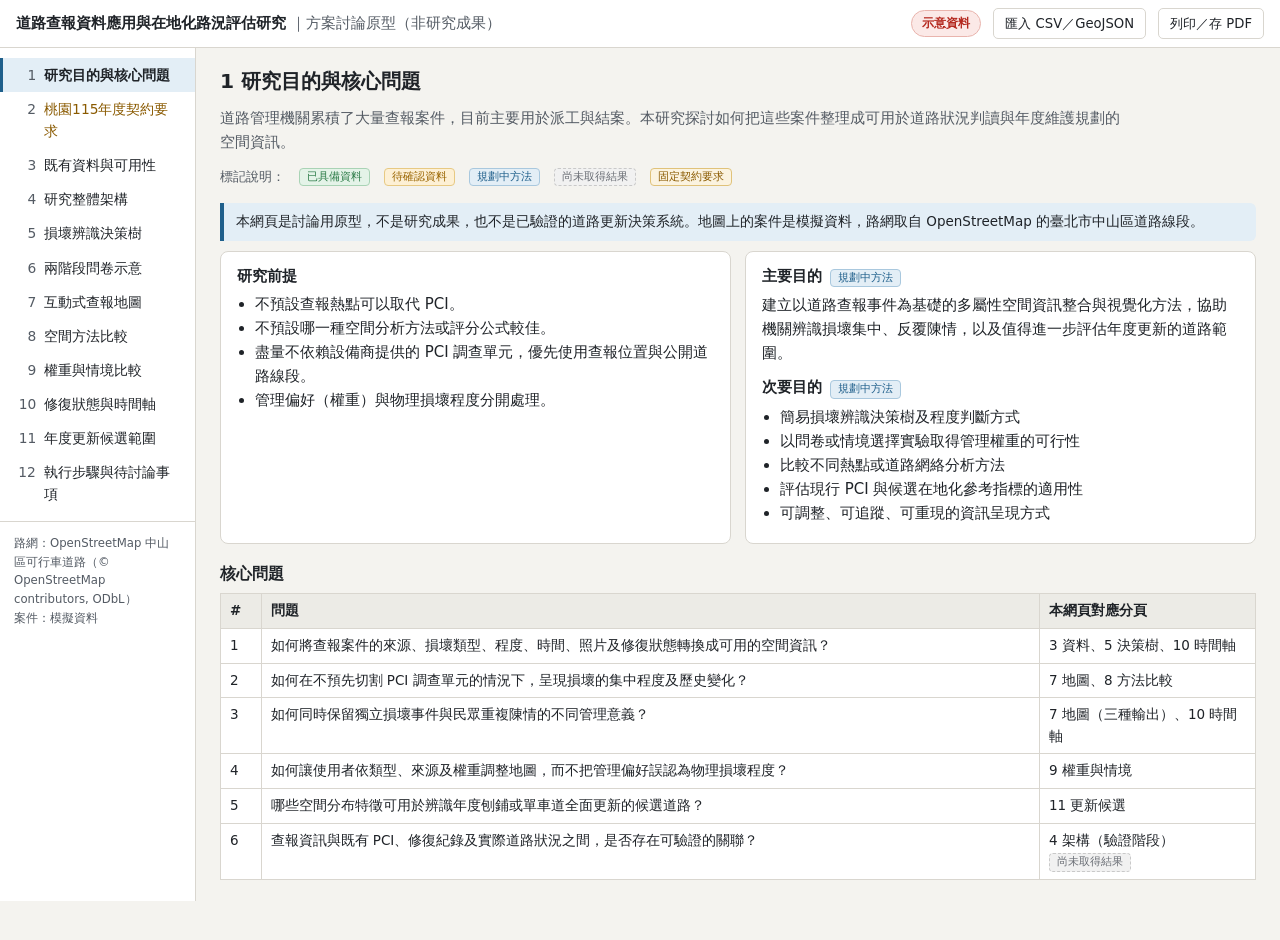
<file: index.html>
<!doctype html>
<html lang="zh-Hant">
<head>
<meta charset="utf-8">
<meta name="viewport" content="width=device-width, initial-scale=1">
<title>道路查報方案討論</title>
<link rel="stylesheet" href="css/style.css">
</head>
<body>
<header class="top">
  <h1>道路查報資料應用與在地化路況評估研究 <span>｜方案討論原型（非研究成果）</span></h1>
  <span id="prov" class="prov sim">示意資料</span>
  <button id="btnImport" class="noprint">匯入 CSV／GeoJSON</button>
  <button id="btnPrint" class="noprint">列印／存 PDF</button>
</header>
<div class="layout">
  <nav class="side" id="nav"></nav>
  <main id="main"></main>
</div>

<dialog id="dlgImport">
  <h3 style="margin-top:0">匯入查報資料</h3>
  <p class="muted">檔案只在瀏覽器內讀取，不會上傳。支援 UTF-8 編碼的 CSV（第一列為欄名）或 GeoJSON（Point）。匯入後畫面上的所有統計都改用匯入資料，示意資料可隨時切回。</p>
  <input type="file" id="impFile" accept=".csv,.geojson,.json">
  <div id="impMap"></div>
  <div style="display:flex;gap:8px;justify-content:flex-end;margin-top:12px">
    <button id="impSim">切回示意資料</button>
    <button id="impCancel">取消</button>
    <button id="impGo" class="primary" disabled>匯入</button>
  </div>
</dialog>

<script src="js/roads.js"></script>
<script src="js/core.js"></script>
<script src="js/mapview.js"></script>
<script src="js/content.js"></script>
<script src="js/app.js"></script>
</body>
</html>
</file>
<file: css/style.css>
:root {
  --bg: #f4f3ef; --panel: #ffffff; --ink: #1f2328; --ink2: #545b64; --line: #d9d6cf; --soft: #ecebe6;
  --accent: #1f5f8b; --accent-soft: #e3eef6;
  --contract: #8a5a00; --contract-bg: #fbf3e0; --contract-line: #e0c27a;
  --have: #2f7d4a; --have-bg: #e4f3e8; --pend: #9a6500; --pend-bg: #fdf0d5;
  --plan: #1f5f8b; --plan-bg: #e3eef6; --none: #6b6f76; --none-bg: #f1f1f1;
  --warn: #b4281e; --warn-bg: #fbe9e7;
  --map-bg: #f7f6f2; --map-road: #b3aea2;
  font-family: "Noto Sans TC", "Microsoft JhengHei", "PingFang TC", system-ui, sans-serif;
  font-size: 15px; color: var(--ink);
}
* { box-sizing: border-box; }
body { margin: 0; background: var(--bg); color: var(--ink); line-height: 1.6; }
a { color: var(--accent); }
h1, h2, h3, h4 { line-height: 1.35; margin: 0 0 .5em; }
h2 { font-size: 1.35rem; }
h3 { font-size: 1.08rem; margin-top: 1.2em; }
p { margin: .4em 0 .8em; }
small, .muted { color: var(--ink2); }
code { background: var(--soft); padding: 0 .3em; border-radius: 3px; font-size: .9em; }

/* ---------- 版面 ---------- */
header.top { position: sticky; top: 0; z-index: 20; display: flex; align-items: center; gap: 12px; padding: 8px 16px; background: var(--panel); border-bottom: 1px solid var(--line); }
header.top h1 { font-size: 1.02rem; margin: 0; flex: 1; font-weight: 600; }
header.top h1 span { color: var(--ink2); font-weight: 400; }
.prov { font-size: .82rem; font-weight: 600; padding: 3px 10px; border-radius: 999px; border: 1px solid; white-space: nowrap; }
.prov.sim { color: var(--warn); background: var(--warn-bg); border-color: #e9b4ad; }
.prov.import { color: var(--pend); background: var(--pend-bg); border-color: #e7c983; }
.layout { display: grid; grid-template-columns: 196px 1fr; min-height: calc(100vh - 47px); }
nav.side { border-right: 1px solid var(--line); background: var(--panel); padding: 10px 0; position: sticky; top: 47px; height: calc(100vh - 47px); overflow: auto; }
nav.side a { display: flex; gap: 8px; padding: 6px 14px; color: var(--ink); text-decoration: none; font-size: .92rem; border-left: 3px solid transparent; }
nav.side a b { color: var(--ink2); font-weight: 500; width: 1.4em; text-align: right; }
nav.side a:hover { background: var(--soft); }
nav.side a.on { background: var(--accent-soft); border-left-color: var(--accent); font-weight: 600; }
nav.side a.contract-link { color: var(--contract); }
nav.side .navfoot { padding: 12px 14px; font-size: .78rem; color: var(--ink2); border-top: 1px solid var(--line); margin-top: 10px; }
main { padding: 20px 24px 60px; min-width: 0; }
.page { max-width: 1240px; }
.page.wide { max-width: none; }
.lead { font-size: 1.02rem; color: var(--ink2); max-width: 900px; }

/* ---------- 標記 ---------- */
.tag { display: inline-block; font-size: .74rem; line-height: 1.5; padding: 0 7px; border-radius: 4px; border: 1px solid; white-space: nowrap; vertical-align: 1px; font-weight: 500; }
.t-have { color: var(--have); background: var(--have-bg); border-color: #a9d3b5; }
.t-pend { color: var(--pend); background: var(--pend-bg); border-color: #e7c983; }
.t-plan { color: var(--plan); background: var(--plan-bg); border-color: #a9c8de; }
.t-none { color: var(--none); background: var(--none-bg); border-color: #c9c9c9; border-style: dashed; }
.t-fixed { color: var(--contract); background: var(--contract-bg); border-color: var(--contract-line); }
.legendbar { display: flex; flex-wrap: wrap; gap: 8px 14px; align-items: center; font-size: .85rem; color: var(--ink2); margin: 6px 0 16px; }

/* ---------- 卡片、表格 ---------- */
.cards { display: grid; grid-template-columns: repeat(auto-fill, minmax(280px, 1fr)); gap: 12px; }
.card { background: var(--panel); border: 1px solid var(--line); border-radius: 8px; padding: 14px 16px; }
.card h4 { margin: 0 0 6px; font-size: 1rem; display: flex; gap: 8px; align-items: baseline; flex-wrap: wrap; }
.card ul { margin: 4px 0; padding-left: 1.2em; }
.card.note { background: var(--soft); }
table.t { border-collapse: collapse; width: 100%; background: var(--panel); font-size: .9rem; }
table.t th, table.t td { border: 1px solid var(--line); padding: 6px 9px; text-align: left; vertical-align: top; }
table.t th { background: var(--soft); font-weight: 600; }
table.t td.num, table.t th.num { text-align: right; font-variant-numeric: tabular-nums; }
.tablewrap { overflow-x: auto; }
.callout { border-left: 4px solid var(--warn); background: var(--warn-bg); padding: 8px 12px; border-radius: 0 6px 6px 0; font-size: .9rem; margin: 10px 0; }
.callout.info { border-color: var(--accent); background: var(--accent-soft); }

/* ---------- 契約 ---------- */
.contract { border: 2px solid var(--contract-line); background: var(--contract-bg); border-radius: 8px; padding: 16px 20px; }
.contract .lock { color: var(--contract); font-weight: 700; font-size: .85rem; letter-spacing: .05em; }
.contract blockquote { margin: 10px 0 0; padding: 12px 16px; background: #fffdf7; border: 1px solid var(--contract-line); border-radius: 6px; font-family: "Noto Serif TC", "PMingLiU", serif; font-size: 1rem; line-height: 1.9; user-select: text; }
table.t tr.fixed td:first-child { background: var(--contract-bg); color: var(--contract); font-weight: 600; }

/* ---------- 控制項 ---------- */
button, .btn { font: inherit; font-size: .88rem; padding: 4px 11px; border: 1px solid var(--line); background: var(--panel); color: var(--ink); border-radius: 5px; cursor: pointer; }
button:hover { border-color: var(--accent); }
button.on { background: var(--accent); color: #fff; border-color: var(--accent); }
button.primary { background: var(--accent); color: #fff; border-color: var(--accent); }
select, input[type=number] { font: inherit; font-size: .88rem; padding: 2px 5px; border: 1px solid var(--line); border-radius: 4px; background: var(--panel); color: var(--ink); }
.seg { display: inline-flex; flex-wrap: wrap; gap: 4px; }
.ctrl { background: var(--panel); border: 1px solid var(--line); border-radius: 8px; padding: 10px 12px; font-size: .88rem; overflow-y: auto; overflow-x: hidden; }
.ctrl fieldset { border: 0; border-top: 1px solid var(--soft); margin: 0; padding: 8px 0 6px; }
.ctrl fieldset:first-child { border-top: 0; padding-top: 0; }
.ctrl legend { font-weight: 600; font-size: .85rem; padding: 0; margin-bottom: 4px; }
.ctrl label { display: inline-flex; align-items: center; gap: 3px; margin: 1px 8px 1px 0; }
.ctrl label.block { display: flex; }
.ctrl .row { display: flex; align-items: center; gap: 6px; margin: 3px 0; }
.ctrl .row { flex-wrap: wrap; }
.ctrl .row > span:first-child { width: 6.2em; color: var(--ink2); flex: none; }
.ctrl input[type=range] { flex: 1; min-width: 60px; }
.ctrl .val { width: 3.2em; text-align: right; font-variant-numeric: tabular-nums; }
.swatch { display: inline-block; width: 10px; height: 10px; border-radius: 2px; }
.hint { font-size: .78rem; color: var(--ink2); margin: 2px 0 0; line-height: 1.45; }
details.wts summary { cursor: pointer; font-weight: 600; font-size: .85rem; }

/* ---------- 地圖頁 ---------- */
.mappage { display: grid; grid-template-columns: 290px 1fr 290px; gap: 12px; height: calc(100vh - 120px); min-height: 560px; }
.mapwrap { display: flex; flex-direction: column; min-width: 0; background: var(--panel); border: 1px solid var(--line); border-radius: 8px; overflow: hidden; }
.counters { display: flex; flex-wrap: wrap; gap: 0; border-bottom: 1px solid var(--line); }
.counters div { flex: 1; min-width: 110px; padding: 6px 12px; border-right: 1px solid var(--line); }
.counters div:last-child { border-right: 0; }
.counters b { display: block; font-size: 1.3rem; font-variant-numeric: tabular-nums; line-height: 1.2; }
.counters small { font-size: .76rem; }
.mapview { position: relative; flex: 1; min-height: 300px; cursor: grab; }
.mapview canvas { position: absolute; inset: 0; display: block; }
.maplegend { display: flex; flex-wrap: wrap; gap: 6px 14px; align-items: center; padding: 6px 12px; border-top: 1px solid var(--line); font-size: .8rem; color: var(--ink2); }
.ramp { display: inline-flex; height: 10px; width: 140px; border-radius: 2px; overflow: hidden; vertical-align: middle; }
.ramp i { flex: 1; }
.detail { background: var(--panel); border: 1px solid var(--line); border-radius: 8px; padding: 10px 12px; overflow: auto; font-size: .86rem; }
.detail .ev { border-top: 1px solid var(--soft); padding: 6px 0; }
.detail .ev:first-of-type { border-top: 0; }
.detail .ev.dim { opacity: .45; }
.statuspill { display: inline-block; font-size: .74rem; padding: 0 6px; border-radius: 3px; background: var(--soft); }
.statuspill.open { background: var(--warn-bg); color: var(--warn); }
.statuspill.fixed { background: var(--have-bg); color: var(--have); }

.twomaps { display: grid; grid-template-columns: 1fr 1fr; gap: 10px; }
.twomaps .mapwrap { height: 470px; }
.mapbar { display: flex; flex-wrap: wrap; align-items: center; gap: 6px; padding: 6px 10px; border-bottom: 1px solid var(--line); font-size: .85rem; }

/* ---------- 架構圖、決策樹 ---------- */
.diagram { background: var(--panel); border: 1px solid var(--line); border-radius: 8px; padding: 10px; overflow-x: auto; }
.diagram svg { display: block; min-width: 1000px; width: 100%; height: auto; }
.tree ul { list-style: none; margin: 0; padding-left: 20px; border-left: 1px dashed var(--line); }
.tree > ul { border-left: 0; padding-left: 0; }
.tree li { margin: 3px 0; }
.tree .q { font-weight: 600; }
.tree .leaf { display: inline-block; background: var(--plan-bg); color: var(--plan); border-radius: 4px; padding: 0 6px; font-size: .85rem; }
.tree li.hit > .q, .tree li.hit > .ans { background: #fff2b3; }
.stepper { background: var(--panel); border: 1px solid var(--line); border-radius: 8px; padding: 14px 16px; }
.stepper .path { font-size: .82rem; color: var(--ink2); margin-bottom: 8px; }
.stepper .opts { display: flex; flex-direction: column; gap: 6px; margin-top: 8px; }
.stepper .opts button { text-align: left; padding: 7px 12px; }
.grid2 { display: grid; grid-template-columns: 1fr 1fr; gap: 14px; }
.grid3 { display: grid; grid-template-columns: repeat(3, 1fr); gap: 12px; }

/* ---------- 問卷 ---------- */
.photo-ph { aspect-ratio: 4/3; max-height: 360px; margin: 0 auto; border: 2px dashed var(--line); border-radius: 6px; display: grid; place-items: center; color: var(--ink2); background: repeating-linear-gradient(45deg, var(--soft), var(--soft) 10px, var(--panel) 10px, var(--panel) 20px); text-align: center; padding: 10px; font-size: .9rem; }
.dce { display: grid; grid-template-columns: 9em 1fr 1fr; border: 1px solid var(--line); border-radius: 6px; overflow: hidden; background: var(--panel); font-size: .9rem; }
.dce > div { padding: 6px 10px; border-bottom: 1px solid var(--soft); }
.dce .h { background: var(--soft); font-weight: 600; }
.dce .lab { color: var(--ink2); }
.qtabs { display: flex; flex-wrap: wrap; gap: 4px; margin: 8px 0; }

/* ---------- 時間軸、步驟 ---------- */
.chart { background: var(--panel); border: 1px solid var(--line); border-radius: 8px; padding: 8px; }
.chart svg { width: 100%; height: auto; display: block; }
.phases { counter-reset: ph; display: grid; gap: 8px; }
.phase { display: grid; grid-template-columns: 7.5em 1fr 13em; gap: 12px; align-items: start; background: var(--panel); border: 1px solid var(--line); border-radius: 8px; padding: 10px 14px; }
.phase .n { font-weight: 700; color: var(--accent); }
.bars { position: relative; height: 18px; background: var(--soft); border-radius: 3px; }
.bars i { position: absolute; top: 3px; height: 12px; background: var(--accent); border-radius: 2px; opacity: .8; }

/* ---------- 對話框 ---------- */
dialog { border: 1px solid var(--line); border-radius: 10px; padding: 18px 20px; max-width: 760px; width: 92vw; background: var(--panel); color: var(--ink); }
dialog::backdrop { background: rgba(0,0,0,.35); }
.maprow { display: grid; grid-template-columns: 9em 1fr; gap: 6px 10px; align-items: center; margin: 10px 0; font-size: .9rem; }

@media (max-width: 1200px) {
  .mappage { grid-template-columns: 260px 1fr; height: auto; }
  .mappage .mapwrap { height: 620px; }
  .mappage .detail { grid-column: 1 / -1; max-height: 360px; }
}
@media (max-width: 860px) {
  header.top { position: static; flex-wrap: wrap; gap: 4px 8px; padding: 10px 16px 8px; }
  header.top h1 { flex: 1 1 auto; min-width: 0; font-size: 1rem; }
  header.top h1 span { display: block; font-size: .8rem; }
  header.top button { display: none; }
  .layout { grid-template-columns: minmax(0, 1fr); min-height: 0; }
  body { overflow-x: hidden; }
  /* 分頁列改為單列橫向捲動，固定在畫面上方 */
  nav.side { position: sticky; top: 0; z-index: 20; height: auto; display: flex; flex-wrap: nowrap; overflow-x: auto; padding: 0; border-right: 0; border-bottom: 1px solid var(--line); scrollbar-width: none; }
  nav.side::-webkit-scrollbar { display: none; }
  nav.side a { flex: none; white-space: nowrap; border-left: 0; border-bottom: 3px solid transparent; padding: 8px 10px; }
  nav.side a.on { border-bottom-color: var(--accent); }
  nav.side .navfoot { display: none; }
  main { padding: 14px 16px 40px; }
  .mappage, .twomaps, .grid2, .grid3 { grid-template-columns: minmax(0, 1fr) !important; }
  .mappage .mapwrap, .twomaps .mapwrap { height: 440px !important; }
  .mappage .mapwrap { order: -1; }
  .mappage .ctrl { max-height: none; }
  .counters div { min-width: 0; flex: 1 1 45%; }
  table.t { font-size: .84rem; }
  .phase { grid-template-columns: 1fr; }
  .dce { grid-template-columns: 6.5em 1fr 1fr; }
  .lead { font-size: .95rem; }
}
@media print {
  header.top, nav.side, .noprint, button { display: none !important; }
  .layout { display: block; }
  main { padding: 0; }
  .page { display: block !important; page-break-after: always; }
}
</file>
